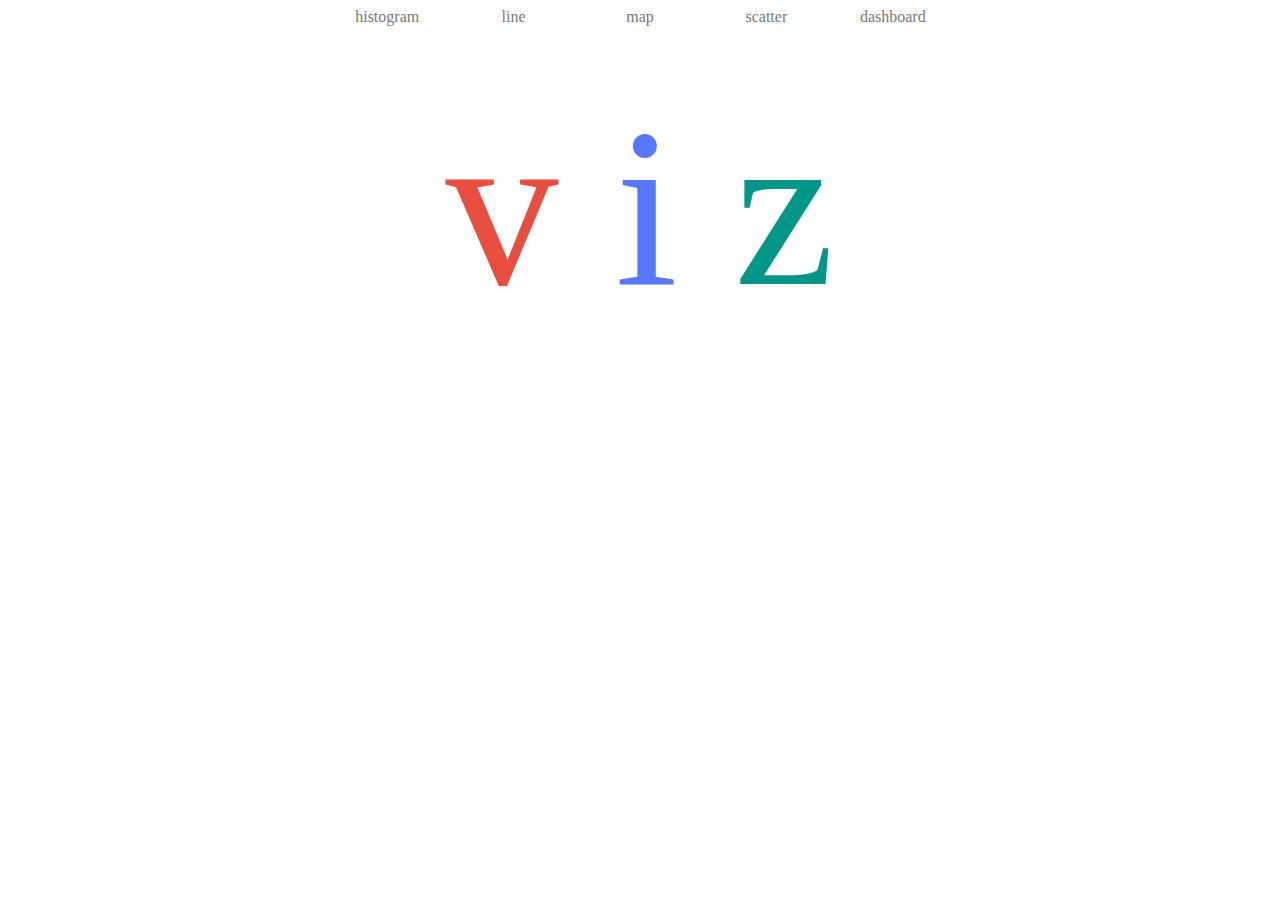
<file: index.html>
<!DOCTYPE html>
<html lang="zh-cn">
<head>
  <meta charset="UTF-8">
  <title>viz</title>
  <script src="d3/d3.js"></script>
  <script src="viz.js"></script>
  <link href="viz.css" rel="stylesheet">
</head>
<body>
<div id="nav-bar">
  <div><a href="index.html"></a></div>
  <div><a href="histogram.html">histogram</a></div>
  <div><a href="line.html">line</a></div>
  <div><a href="map.html">map</a></div>
  <div><a href="scatter.html">scatter</a></div>
  <div><a href="dashboard.html">dashboard</a></div>
</div>
<p style="font-size: 226px; margin: 0; padding-top: 44px; text-align: center;">
  <span style="color: #e84e40">v</span>
  <span style="color: #5677fc;">i</span>
  <span style="color: #009688;">z</span>
</p>
</body>
</html>
</file>
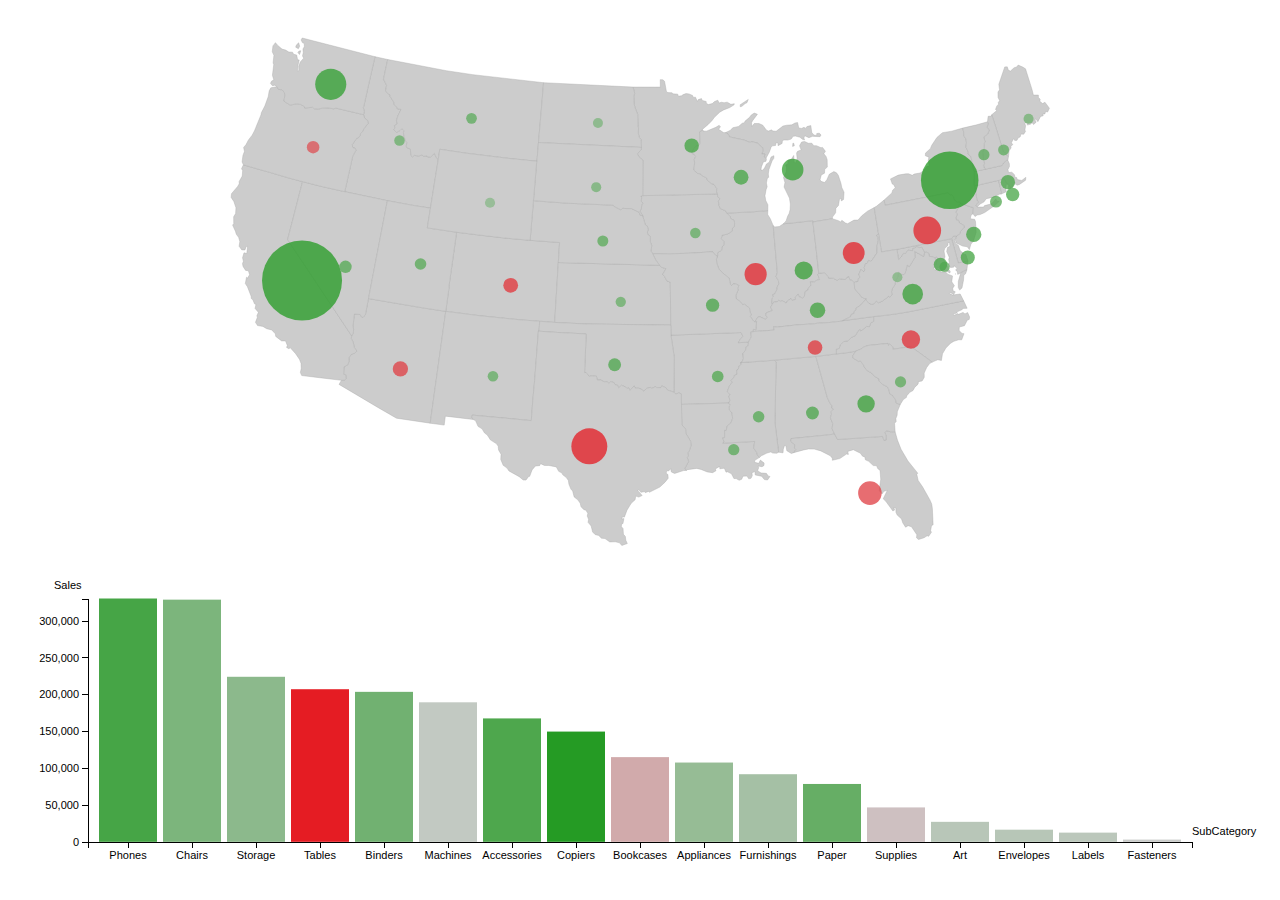
<file: dashboard(histogram).html>
<!DOCTYPE html>
<html lang="zh-cn">
<head>
  <meta charset="UTF-8">
  <title>dashboard</title>
  <script src="d3/d3.v3.js"></script>
  <script src="viz(histogram).js"></script>
  <link href="viz.css" rel="stylesheet">
  <style>
    .tooltip {
      position: absolute;
      width: 200px;
      height: auto;
      padding: 10px;
      background-color: white;
      -webkit-border-radius: 10px;
      -moz-border-radius: 10px;
      border-radius: 10px;
      border: 1px #000 solid;
      pointer-events: none;
    }
    .tooltip {
      display: none;
    }
    .tooltip p {
      margin: 0;
      font-family: sans-serif;
      font-size: 14px;
      line-height: 20px;
    }
  </style>
</head>
<body>
  <div id="tooltip-map" class="tooltip"
       style="border: none; background: none; padding: 2px;">
    <p><strong>State: </strong><span id="State-map"></span></p>
    <p><strong>Profit: </strong><span id="Profit-map"></span></p>
  </div>
  <div id="tooltip-histogram" class="tooltip"
       style="border: none; background: none; padding: 2px;">
    <p><strong>Category: </strong><span id="Category-histogram"></span></p>
    <p><strong>SubCategory: </strong><span id="SubCategory-histogram"></span></p>
    <p><strong>Sales: </strong><span id="Sales-histogram"></span></p>
    <p><strong>Profit: </strong><span id="Profit-histogram"></span></p>
  </div>
  <svg id="map"></svg>
  <svg id="histogram"></svg>
</body>
  <script>
      const height = innerHeight - 50;
      const width  = document.body.clientWidth;

      const mapHeight = height*2/3;
      const mapWidth = width;
      const histogramHeight = height/3;
      const histogramWidth = width;

      mapSvg = d3.select("#map")
          .attr("height", mapHeight)
          .attr("width", mapWidth);

      histogramSvg = d3.select("#histogram")
          .attr("height", histogramHeight)
          .attr("width", histogramWidth);

      d3.csv("USA_Superstore_Orders_2016_en-US_viz.csv", function (data) {
          map(mapHeight, mapWidth, data);
          histogram(histogramHeight, histogramWidth, data);
      });
  </script>
</html>
</file>
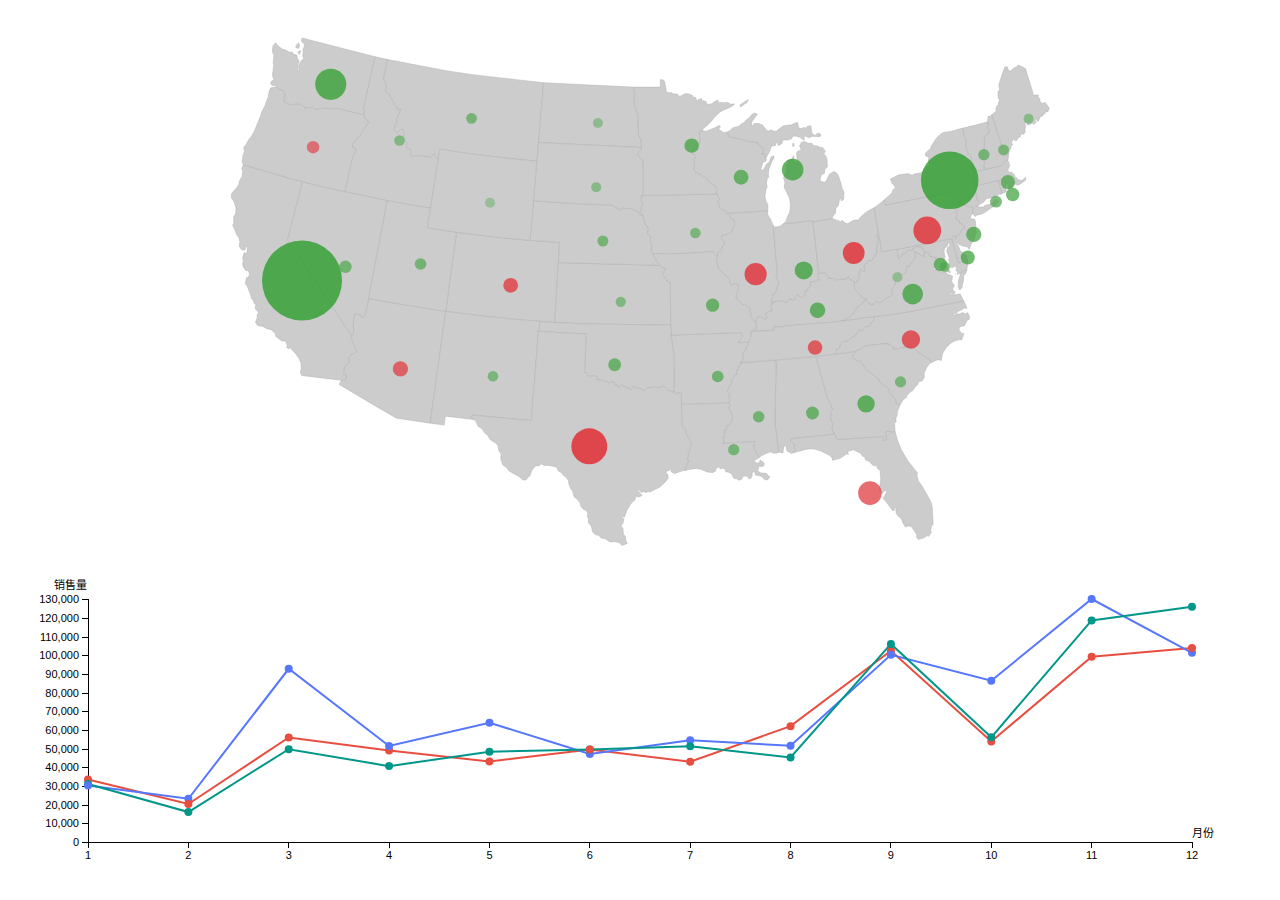
<file: dashboard(line).html>
<!DOCTYPE html>
<html lang="zh-cn">
<head>
  <meta charset="UTF-8">
  <title>dashboard</title>
  <script src="d3/d3.v3.js"></script>
  <script src="viz(line).js"></script>
  <link href="viz.css" rel="stylesheet">
  <style>
    .tooltip {
      position: absolute;
      width: 200px;
      height: auto;
      padding: 10px;
      background-color: white;
      -webkit-border-radius: 10px;
      -moz-border-radius: 10px;
      border-radius: 10px;
      border: 1px #000 solid;
      pointer-events: none;
    }
    .tooltip {
      display: none;
    }
    .tooltip p {
      margin: 0;
      font-family: sans-serif;
      font-size: 14px;
      line-height: 20px;
    }
  </style>
</head>
<body>
  <div id="tooltip-map" class="tooltip"
       style="border: none; background: none; padding: 2px;">
    <p><strong>State: </strong><span id="State-map"></span></p>
    <p><strong>Profit: </strong><span id="Profit-map"></span></p>
  </div>
  <div id="tooltip-line" class="tooltip">
    <p><strong>Month: </strong><span id="Month-line"></span><strong> 月</strong></p>
    <p><strong>Category: </strong><span id="Category-line"></span></p>
    <p><strong>Sales: </strong><span id="Sales-line"></span></p>
  </div>
  <svg id="map"></svg>
  <svg id="line"></svg>
</body>
  <script>
      const height = innerHeight - 50;
      const width  = document.body.clientWidth;

      const mapHeight = height*2/3;
      const mapWidth = width;
      const lineHeight = height/3;
      const lineWidth = width;

      mapSvg = d3.select("#map")
          .attr("height", mapHeight)
          .attr("width", mapWidth);

      lineSvg = d3.select("#line")
          .attr("height", lineHeight)
          .attr("width", lineWidth);

      d3.csv("USA_Superstore_Orders_2016_en-US_viz.csv", function (data) {
          map(mapHeight, mapWidth, data);
          line(lineHeight, lineWidth, data);
      });
  </script>
</html>
</file>
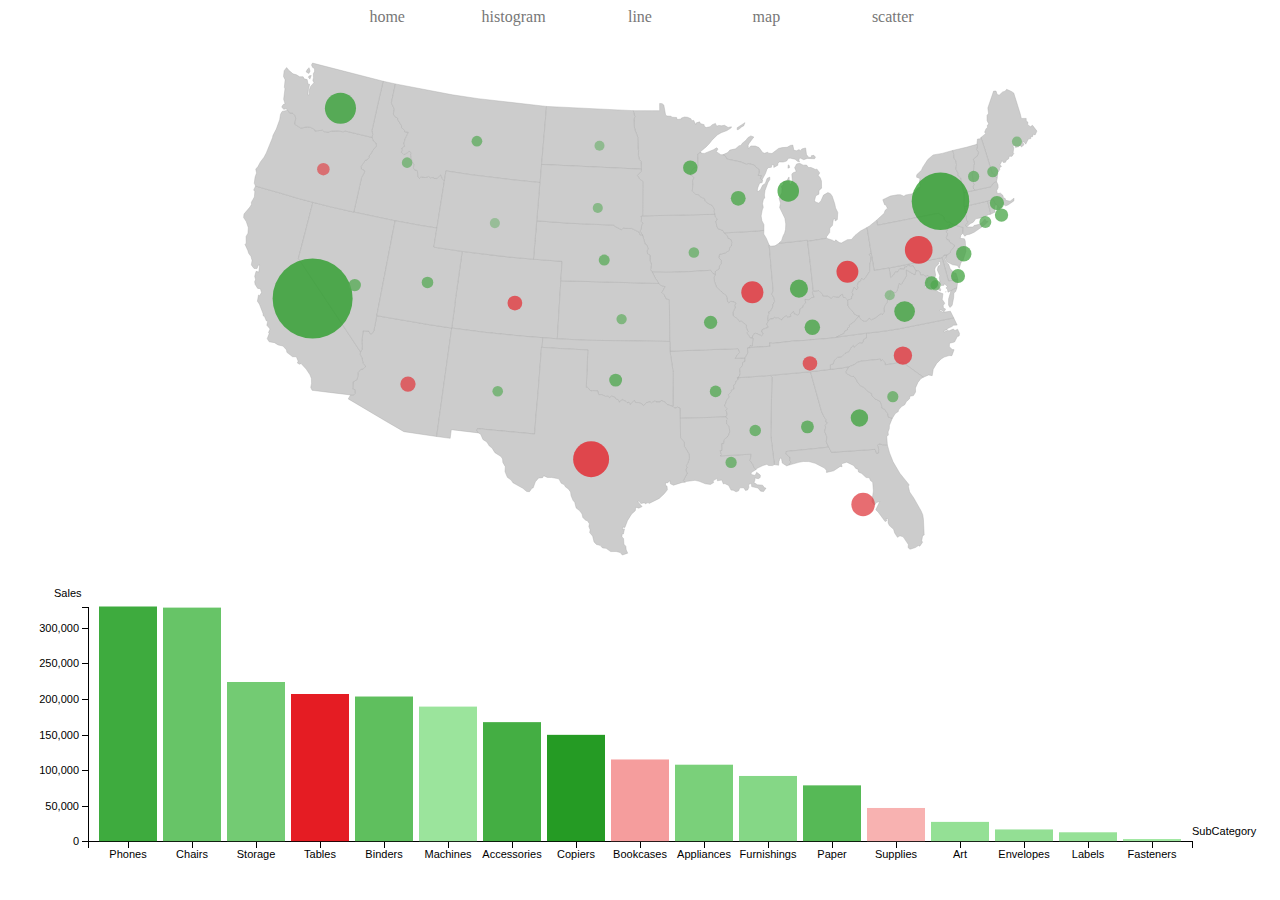
<file: dashboard.html>
<!DOCTYPE html>
<html lang="zh-cn">
<head>
  <meta charset="UTF-8">
  <title>dashboard</title>
  <script src="d3/d3.v3.js"></script>
  <script src="viz.js"></script>
  <link href="viz.css" rel="stylesheet">
  <style>
    .tooltip {
      position: absolute;
      width: 200px;
      height: auto;
      padding: 10px;
      background-color: white;
      -webkit-border-radius: 10px;
      -moz-border-radius: 10px;
      border-radius: 10px;
      border: 1px #000 solid;
      pointer-events: none;
    }
    .tooltip {
      display: none;
    }
    .tooltip p {
      margin: 0;
      font-family: sans-serif;
      font-size: 14px;
      line-height: 20px;
    }
  </style>
</head>
<body>
  <div id="nav-bar">
    <div><a href="index.html">home</a></div>
    <div><a href="histogram.html">histogram</a></div>
    <div><a href="line.html">line</a></div>
    <div><a href="map.html">map</a></div>
    <div><a href="scatter.html">scatter</a></div>
    <div><a href="dashboard.html"></a></div>
  </div>
  <div id="tooltip-map" class="tooltip"
       style="border: none; background: none; padding: 2px;">
    <p><strong>State: </strong><span id="State-map"></span></p>
    <p><strong>Profit: </strong><span id="Profit-map"></span></p>
  </div>
  <div id="tooltip-histogram" class="tooltip"
       style="border: none; background: none; padding: 2px;">
    <p><strong>Category: </strong><span id="Category-histogram"></span></p>
    <p><strong>SubCategory: </strong><span id="SubCategory-histogram"></span></p>
    <p><strong>Sales: </strong><span id="Sales-histogram"></span></p>
    <p><strong>Profit: </strong><span id="Profit-histogram"></span></p>
  </div>
  <svg id="map"></svg>
  <svg id="histogram"></svg>
</body>
  <script>
      const height = innerHeight - 50 - 26;
      const width  = document.body.clientWidth;

      const mapHeight = height*2/3;
      const mapWidth = width;
      const histogramHeight = height/3;
      const histogramWidth = width;

      mapSvg = d3.select("#map")
          .attr("height", mapHeight)
          .attr("width", mapWidth);

      histogramSvg = d3.select("#histogram")
          .attr("height", histogramHeight)
          .attr("width", histogramWidth);

      d3.csv("USA_Superstore_Orders_2016_en-US_viz.csv", function (data) {
          map(mapHeight, mapWidth, data);
          histogram(histogramHeight, histogramWidth, data);
      });
  </script>
</html>
</file>
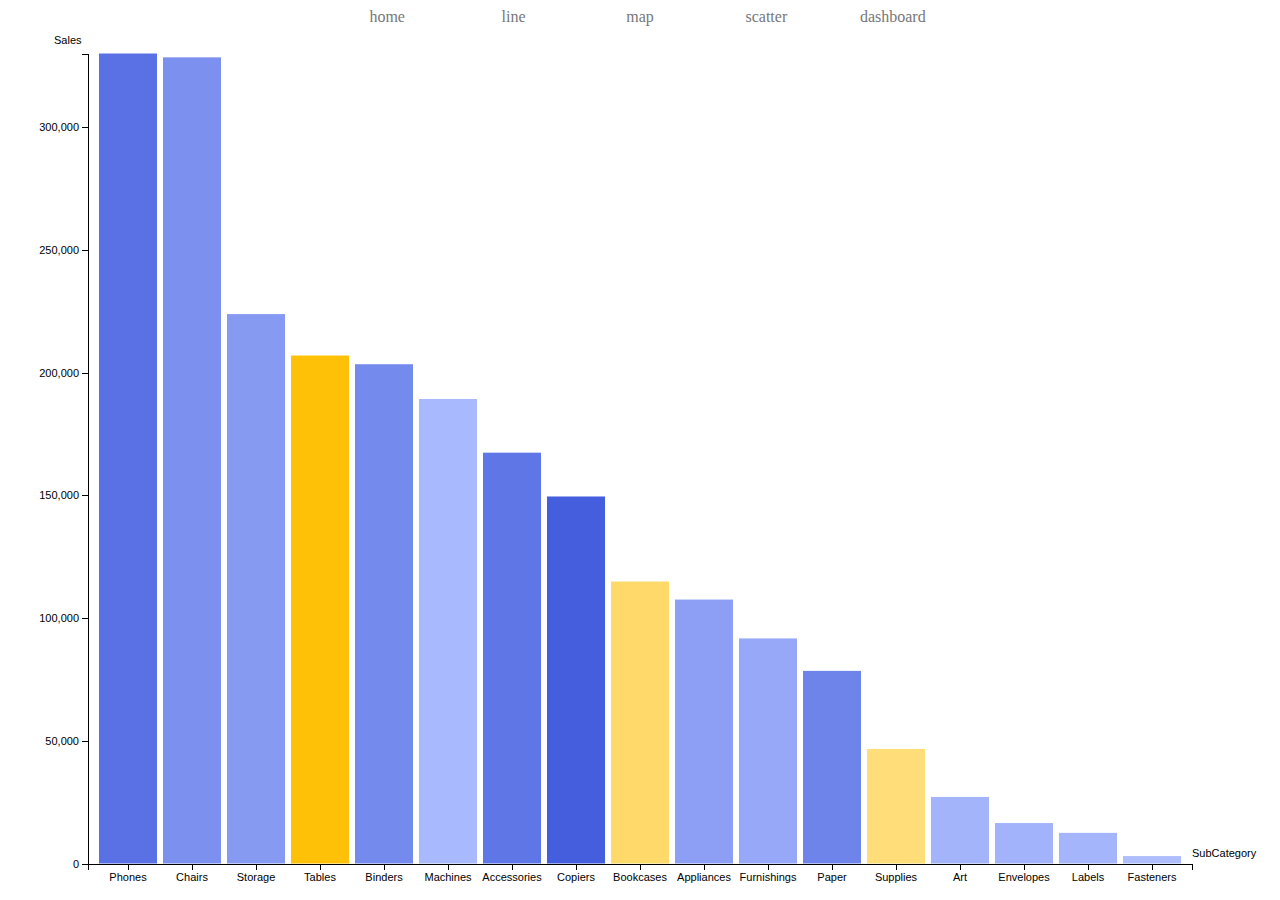
<file: histogram.html>
<!DOCTYPE html>
<html lang="zh-cn">
<head>
  <meta charset="UTF-8">
  <title>histogram</title>
  <script src="d3/d3.v3.js"></script>
  <link href="viz.css" rel="stylesheet">
</head>
<body>
  <div id="nav-bar">
    <div><a href="index.html">home</a></div>
    <div><a href="histogram.html"></a></div>
    <div><a href="line.html">line</a></div>
    <div><a href="map.html">map</a></div>
    <div><a href="scatter.html">scatter</a></div>
    <div><a href="dashboard.html">dashboard</a></div>
  </div>
  <div id="tooltip" class="hidden"
       style="border: none; background: none; padding: 2px;">
    <p><strong>Category: </strong><span id="Category"></span></p>
    <p><strong>SubCategory: </strong><span id="SubCategory"></span></p>
    <p><strong>Sales: </strong><span id="Sales"></span></p>
    <p><strong>Profit: </strong><span id="Profit"></span></p>
  </div>
</body>
<script>
//const width  = 1250;
//const height = 450;
const height = innerHeight - 50;
const width  = document.body.clientWidth;

const svg = d3.select("body")
    .append("svg")
    .attr("width", width)
    .attr("height", height);

d3.csv("USA_Superstore_Orders_2016_en-US_viz.csv", function (data) {

    // 计算每一个子类别对应的总营销额以及利润
    let arr = [];
    for (let i = 0; i < data.length; i++){
        let hasSubCategory = false;
        for (let j = 0; j < arr.length; j++) {
            if ( data[i].SubCategory === arr[j][0] ) {
                arr[j][1] += Number(data[i].Sales);
                arr[j][2] += Number(data[i].Profit);
                hasSubCategory = true;
            }
        }
        if (!hasSubCategory) {
            let newArr = [data[i].SubCategory, Number(data[i].Sales), Number(data[i].Profit), data[i].Category];
            arr.push(newArr);
        }
    }

    // arr排序
    arr.sort(function (x, y) {
        return y[1] - x[1]
    });
    let SubCategory = [], Sales = [], Profit = [];
    for (let i of arr) {
        SubCategory.push(i[0]);
        Sales.push(i[1]);
        Profit.push(i[2]);
    }

    // 给坐标轴预留出来空白
    const padding = {left:80, right:80, top:20, bottom:20};
    // 计算比例尺
    const xScale = d3.scale.ordinal()
        .domain(SubCategory)
        .rangeRoundBands( [0, width - padding.left - padding.right], 0.1 );
    const yScale = d3.scale.linear()
        .domain([ 0, parseInt(d3.max(Sales))+1 ])
        .range([ height - padding.top - padding.bottom, 0 ]);
    // 颜色比例尺
    const colorScale = d3.scale.linear()
        .domain([ parseInt(d3.min(Profit)), -0.1, 0, parseInt(d3.max(Profit))+1 ])
        .range(["#ffc107", "#ffe082", "#afbfff", "#455ede"]);

    //定义坐标轴
    const xAxis = d3.svg.axis().scale(xScale).orient("bottom");
    const yAxis = d3.svg.axis().scale(yScale).orient("left");

    //添加坐标轴
    svg.append("g")
        .attr("class","axis")
        .attr("transform","translate(" + padding.left + "," + (height - padding.bottom) + ")")
        .call(xAxis)
        // 增加坐标值说明
        .append('text')
        .text('SubCategory')
        .attr('transform', "translate(" + (width - padding.left - padding.right) + ", -7)");
    svg.append("g")
        .attr("class","axis")
        .attr("transform","translate(" + padding.left + "," + padding.top + ")")
        .call(yAxis)
        // 增加坐标值说明
        .append('text')
        .text("Sales")
        .attr('transform', "translate(-34, -10)");

    // 添加矩形元素
    let rect = svg.selectAll("rect")
        .data(arr)
        .enter()
        .append("rect")
        .attr("transform","translate(" + padding.left + "," + padding.top + ")")
        .attr("fill", function (d) {
            return colorScale(d[2]);
        })
        .attr("x", function(d){
            return xScale(d[0]);
        })
        .attr("y",function(d){
            return yScale(d[1])-0.5;
        })
        .attr("width", xScale.rangeBand())
        .attr("height", function(d){
            return height - padding.top - padding.bottom - yScale(d[1]);
        });

    // 添加鼠标事件
    rect.on("mouseover", function(d) {
        //鼠标悬停添加文字
        //取得鼠标所在元素的坐标
        const location = this.getBoundingClientRect();

        //控制文字显示位置
        const x = location.left;
        // 高于一半则显示在下方，否则显示在上方
        const fontHeight = 20;
        const y = (yScale(d[1]) > height/2)
            ? height - location.height - 14 + 26 - 4*fontHeight
            : height - location.height - 14 + 26;

        // 更新提示条的位置和值
        d3.select("#tooltip").classed("hidden", false)
            .style("left", x + "px")
            .style("top",  y + "px");

        // 填充数据
        d3.select("#Category")
            .text(d[3]);
        d3.select("#SubCategory")
            .text(d[0]);
        d3.select("#Sales")
            .text(parseInt(d[1]));
        d3.select("#Profit")
            .text(parseInt(d[2]));
    })
    .on("mouseout", function() {
        //鼠标移开隐藏文字
        d3.select("#tooltip").classed("hidden", true);
    });
});

</script>
</html>
</file>
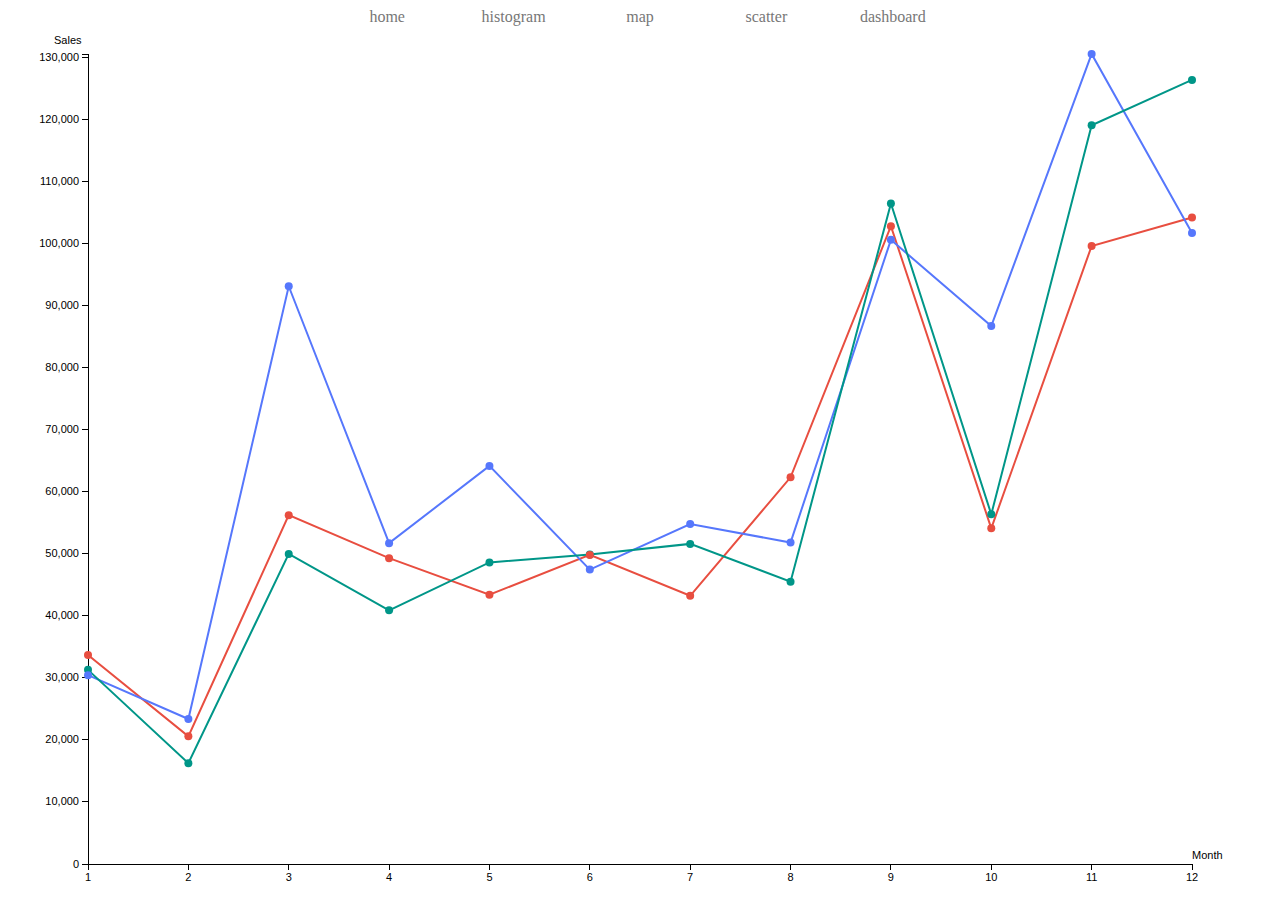
<file: line.html>
<!DOCTYPE html>
<html lang="zh-cn">
<head>
  <meta charset="UTF-8">
  <title>lineChart</title>
  <script src="d3/d3.v3.js"></script>
  <link href="viz.css" rel="stylesheet">
</head>
<body>
  <div id="nav-bar">
    <div><a href="index.html">home</a></div>
    <div><a href="histogram.html">histogram</a></div>
    <div><a href="line.html"></a></div>
    <div><a href="map.html">map</a></div>
    <div><a href="scatter.html">scatter</a></div>
    <div><a href="dashboard.html">dashboard</a></div>
  </div>
  <div id="tooltip" class="hidden">
    <p><strong>Month: </strong><span id="Month"></span></p>
    <p><strong>Category: </strong><span id="Category"></span></p>
    <p><strong>Sales: </strong><span id="Sales"></span></p>
  </div>
</body>
<script>
//const width  = 1250;
//const height = 450;
const height = innerHeight - 50;
const width  = document.body.clientWidth;

const svg = d3.select("body")
    .append("svg")
    .attr("width", width)
    .attr("height", height);

// 构造时间解析器
parseDate = d3.time.format("%Y/%m/%d").parse;
getMonth  = d3.time.format("%m");

d3.csv("USA_Superstore_Orders_2016_en-US_viz.csv", function (data) {

    // 计算每一个类别对应的总营销额以及月份
    let arr = [];
    for (let i = 0; i < data.length; i++){
        let month = getMonth(parseDate(data[i].OrderDate));

        let hasSet = false;
        for (let j = 0; j < arr.length; j++) {
            if ( data[i].Category === arr[j][0] && month === arr[j][1] ) {
                arr[j][2] += Number(data[i].Sales);
                hasSet = true;
            }
        }
        if (!hasSet) {
            let newArr = [data[i].Category, month, Number(data[i].Sales)];
            arr.push(newArr);
        }
    }
    // 按照数据种类提取数据
    let Category = [], OrderMonth = [], Sales = [];
    for (let i of arr) {
        Category.push(i[0]);
        OrderMonth.push(i[1]);
        Sales.push(i[2]);
    }
    // 按照类别提取数据
    let OfficeSupplies = [], Technology = [], Furniture = [];
    for (let i of arr) {
        if (i[0] === "Office Supplies")
            OfficeSupplies.push(i);
        if (i[0] === "Technology")
            Technology.push(i);
        if (i[0] === "Furniture")
            Furniture.push(i);
    }
    // 按照月份排序数据
    OfficeSupplies.sort(function(x, y){
        return x[1] - y[1];
    });
    Technology.sort(function(x, y){
        return x[1] - y[1];
    });
    Furniture.sort(function(x, y){
        return x[1] - y[1];
    });

    const color = new Map()
        .set("Office Supplies", "#e84e40")
        .set("Technology", "#5677fc")
        .set("Furniture", "#009688");

    const bgcolor = new Map()
        .set("Office Supplies", "#f9bdbb")
        .set("Technology", "#d0d9ff")
        .set("Furniture", "#b2dfdb");

    // 给坐标轴预留出来空白
    const padding = {left:80, right:80, top:20, bottom:20};
    // 定义坐标轴的比例尺
    let xScale = d3.scale.linear()
        .domain(d3.extent(OrderMonth))
        .range([0, width - padding.left - padding.right]);
    let yScale = d3.scale.linear()
        .domain([0, d3.max(Sales)])
        .range([height - padding.top - padding.bottom, 0]);

    // 定义坐标轴
    const xAxis = d3.svg.axis().scale(xScale).orient('bottom');
    const yAxis = d3.svg.axis().scale(yScale).orient('left');

    // 添加坐标轴
    svg.append('g')
        .attr('class', 'axis')
        .attr("transform","translate(" + padding.left + "," + (height - padding.bottom) + ")")
        .call(xAxis)
        // 增加坐标值说明
        .append('text')
        .text('Month')
        .attr('transform', "translate(" + (width - padding.left - padding.right) + ", -5)");
    svg.append('g')
        .attr('class', 'axis')
        .attr("transform","translate(" + padding.left + "," + padding.top + ")")
        .call(yAxis)
        // 增加坐标值说明
        .append('text')
        .text("Sales")
        .attr('transform', "translate(-34, -10)");

    //路径生成器
    let line = d3.svg.line()
        .x(function(d) { return xScale(d[1]) + padding.left; })
        .y(function(d) { return yScale(d[2]) + padding.top; })
        .interpolate("linear"); // monotone -> 平滑

    // 向svg添加线条
    svg.append('path')
        .data(arr)
        .attr("fill", "transparent")
        .attr("stroke", color.get("Office Supplies"))
        .attr('stroke-width', 2)
        .attr('d', line(OfficeSupplies));
    svg.append('path')
        .data(arr)
        .attr("fill", "transparent")
        .attr("stroke", color.get("Technology"))
        .attr('stroke-width', 2)
        .attr('d', line(Technology));
    svg.append('path')
        .data(arr)
        .attr("fill", "transparent")
        .attr("stroke", color.get("Furniture"))
        .attr('stroke-width', 2)
        .attr('d', line(Furniture));

    let circle = svg.selectAll('circle')
        .data(arr)
        .enter()
        .append('g')
        .append('circle')
        .attr('fill', function (d) {
            return color.get(d[0])
        })
        .attr('cx', line.x())
        .attr('cy', line.y())
        .attr('r', 4);

    circle.on('mouseover', function(d) {
            d3.select(this).transition().duration(5).attr('r', 6);

            const location = this.getBoundingClientRect();
            const top  = location.top;
            const left = (location.left > document.body.clientWidth - 200)
                ? location.left - 226
                : location.left + 2;

            // 更新提示条的位置和值，并显示提示条
            d3.select("#tooltip").classed("hidden", false)
                .style("left", (left + 5) + "px")
                .style("top", (top + 5) + "px")
                .style("background-color", bgcolor.get(d[0]));

            // 填充数据
            d3.select("#Month")
                .text(d[1]);
            d3.select("#Category")
                .text(d[0]);
            d3.select("#Sales")
                .text(parseInt(d[2]));
        })
        .on('mouseout', function() {
            d3.select(this).transition().duration(5).attr('r', 4);
            // 隐藏提示条
            d3.select("#tooltip").classed("hidden", true);
        });
});
</script>
</html>
</file>
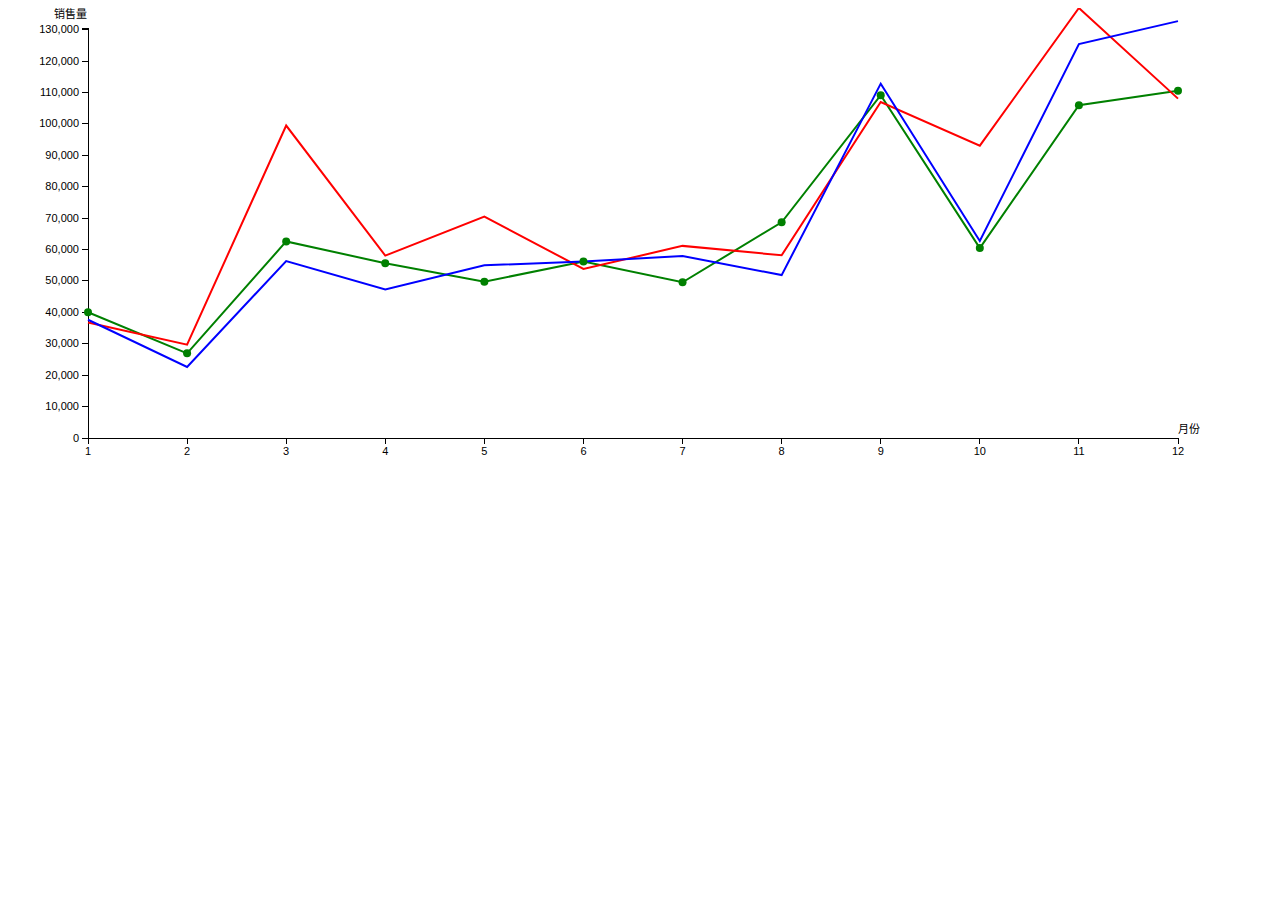
<file: lineChart.html>
<!DOCTYPE html>
<html lang="zh-cn">
<head>
  <meta charset="UTF-8">
  <title>lineChart</title>
  <script src="d3/d3.v3.js"></script>
  <style>
    .axis path,
    .axis line{
      fill: none;
      stroke: black;
      shape-rendering: crispEdges;
    }

    .axis text {
      font-family: sans-serif;
      font-size: 11px;
    }
    text {
      font-size: 12px;
    }
  </style>
</head>
<body>

</body>
<script>
const width  = 1250;
const height = 450;

const svg = d3.select("body")
    .append("svg")
    .attr("width", width)
    .attr("height", height);

// 构造时间解析器
parseDate = d3.time.format("%Y/%m/%d").parse;
getMonth  = d3.time.format("%m");

/* d3.csv("USA_Superstore_Orders_2016_en-US_viz.csv", function(csv) { data = csv }) */
d3.csv("USA_Superstore_Orders_2016_en-US_viz.csv", function (data) {

    // 计算每一个类别对应的总营销额以及月份
    let arr = [];
    for (let i = 0; i < data.length; i++){
        let month = getMonth(parseDate(data[i].OrderDate));

        let hasSet = false;
        for (let j = 0; j < arr.length; j++) {
            if ( data[i].Category === arr[j][0] && month === arr[j][1] ) {
                arr[j][2] += Number(data[i].Sales);
                hasSet = true;
            }
        }
        if (!hasSet) {
            let newArr = [data[i].Category, month, Number(data[i].Sales)];
            arr.push(newArr);
        }
    }
    let Category = [], OrderMonth = [], Sales = [];
    for (let i of arr) {
        Category.push(i[0]);
        OrderMonth.push(i[1]);
        Sales.push(i[2]);
    }
    let OfficeSupplies = [], Technology = [], Furniture = [];
    for (let i of arr) {
        if (i[0] === "Office Supplies")
            OfficeSupplies.push(i);
        if (i[0] === "Technology")
            Technology.push(i);
        if (i[0] === "Furniture")
            Furniture.push(i);
    }
    OfficeSupplies.sort(function(x, y){
        return x[1] - y[1];
    });
    Technology.sort(function(x, y){
        return x[1] - y[1];
    });
    Furniture.sort(function(x, y){
        return x[1] - y[1];
    });

    // 给坐标轴预留出来空白
    const padding = {left:80, right:80, top:20, bottom:20};
    // 定义坐标轴的比例尺
    let xScale = d3.scale.linear()
        .domain(d3.extent(OrderMonth))
        .range([0, width - padding.left - padding.right]);
    let yScale = d3.scale.linear()
        .domain([0, d3.max(Sales)])
        .range([height - padding.top - padding.bottom, 0]);

    // 定义坐标轴
    const xAxis = d3.svg.axis().scale(xScale).orient('bottom');
    const yAxis = d3.svg.axis().scale(yScale).orient('left');

    // 添加坐标轴
    svg.append('g')
        .attr('class', 'axis')
        .attr("transform","translate(" + padding.left + "," + (height - padding.bottom) + ")")
        .call(xAxis)
        // 增加坐标值说明
        .append('text')
        .text('月份')
        .attr('transform', "translate(" + (width - padding.left - padding.right) + ", -5)");
    svg.append('g')
        .attr('class', 'axis')
        .attr("transform","translate(" + padding.left + "," + padding.top + ")")
        .call(yAxis)
        .append('text')
        .text("销售量")
        .attr('transform', "translate(-34, -10)");

    //路径生成器
    let line = d3.svg.line()
        .x(function(d) { return xScale(d[1]) + padding.left; })
        .y(function(d) { return yScale(d[2]); })
        .interpolate("linear"); // monotone -> 平滑

    // 向svg添加线条
    let pathOfficeSupplies = svg.append('path')
        .data(arr)
        //.attr('class', 'line')
        .attr("fill", "transparent")
        .attr("stroke", "green")
        .attr('stroke-width', 2)
        .attr('d', line(OfficeSupplies));
    let pathTechnology = svg.append('path')
        .data(arr)
        //.attr('class', 'line')
        .attr("fill", "transparent")
        .attr("stroke", "red")
        .attr('stroke-width', 2)
        .attr('d', line(Technology));
    let pathFurniture = svg.append('path')
        .data(arr)
        //.attr('class', 'line')
        .attr("fill", "transparent")
        .attr("stroke", "blue")
        .attr('stroke-width', 2)
        .attr('d', line(Furniture));

    let circle = svg.selectAll('circle')
        .data(OfficeSupplies)
        .enter()
        .append('g')
        .append('circle')
        .attr('fill', 'green')
        .attr('cx', line.x())
        .attr('cy', line.y())
        .attr('r', 4)
        .on('mouseover', function(d) {
            d3.select(this).transition().duration(5).attr('r', 6);
        })
        .on('mouseout', function() {
            d3.select(this).transition().duration(5).attr('r', 4);
        });
});
</script>
</html>
</file>
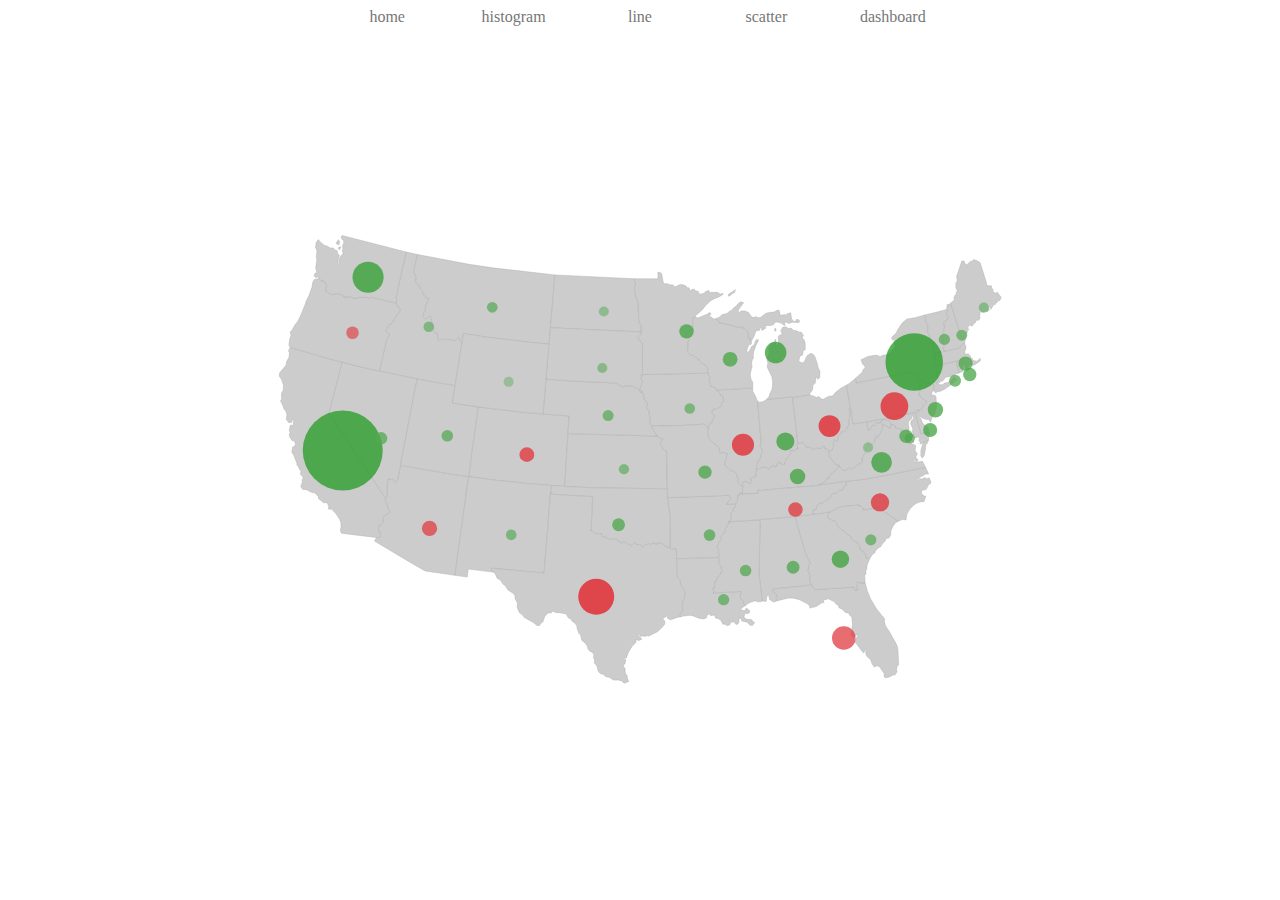
<file: map.html>
<!DOCTYPE html>
<html lang="zh-cn">
<head>
  <meta charset="UTF-8">
  <title>map</title>
  <script src="d3/d3.v3.js"></script>
  <link href="viz.css" rel="stylesheet">
</head>
<body>
  <div id="nav-bar">
    <div><a href="index.html">home</a></div>
    <div><a href="histogram.html">histogram</a></div>
    <div><a href="line.html">line</a></div>
    <div><a href="map.html"></a></div>
    <div><a href="scatter.html">scatter</a></div>
    <div><a href="dashboard.html">dashboard</a></div>
  </div>
  <div id="tooltip" class="hidden"
       style="border: none; background: none; padding: 2px;">
    <p><strong>State: </strong><span id="State"></span></p>
    <p><strong>Profit: </strong><span id="Profit"></span></p>
  </div>
</body>
<script>
//const width  = 1250;
//const height = 450;
const height = innerHeight - 50;
const width  = document.body.clientWidth;

const svg = d3.select("body")
    .append("svg")
    .attr("width", width)
    .attr("height", height);

//定义地图的投影
const projection = d3.geo.albersUsa()
    .translate([width/2, height/2])
    .scale([1000]);

//定义路径生成器
const path = d3.geo.path()
    .projection(projection);

//读入CSV数据
d3.csv("USA_Superstore_Orders_2016_en-US_viz.csv", function(data) {

    // 计算每一个子类别对应的总营销额以及利润
    let arr = [];
    for (let d of data){
        let hasSubCategory = false;
        for (let a of arr) {
            if ( d.State === a[0] ) {
                a[1] += Number(d.Sales);
                a[2] += Number(d.Profit);
                hasSubCategory = true;
            }
        }
        if (!hasSubCategory) {
            let newArr = [d.State, Number(d.Sales), Number(d.Profit)];
            arr.push(newArr);
        }
    }
    let profit = [];
    for (let a of arr) {
        profit.push(Math.log( Math.abs(a[2]) ));
    }
    profit.sort(function (x, y) {
        return x - y;
    });

    // 定义半径比例尺
    const radius = d3.scale.linear()
        .domain([
            d3.min(arr, function(d) { return Math.abs(parseFloat(d[1])); }),
            d3.max(arr, function(d) { return Math.abs(parseFloat(d[1])); })
        ])
        .range([5, 40]);
    // 定义颜色比例尺
    const color = d3.scale.linear()
        .domain([
            - Math.log(Math.abs(d3.min(arr, function(d) { return parseFloat(d[2]); }))),
            0,
            Math.log(d3.max(arr, function(d) { return parseFloat(d[2]); }))
        ])
        .range(["#e51c23", "#cccccc", "#259b24"]);

    //读入GeoJSON数据
    d3.json("us-states.json", function(states) {
        //混合利润数据和GeoJSON
        //循环利润数据集中的每个值
        for (let d of arr) {
            //获取州名
            let dataState  = d[0];
            //获取该州所对应的数据值，并将字符串类型转换成浮点数类型
            let dataSales  = parseFloat(d[1]);
            let dataProfit = parseFloat(d[2]);
            //在GeoJSON中找到相应的州
            for (let state of states.features) {
                let stateName = state.properties.name;
                if (stateName === dataState) {
                    //把利润数据值复制到json中
                    state.properties.Sales  = Number(dataSales);
                    state.properties.Profit = Number(dataProfit);
                    //停止循环JSON数据
                    break;
                }
            }
        }

        //绑定数据并为每一个GeoJSON feature创建一个路径
        const state = svg.selectAll("path")
            .data(states.features)
            .enter()
            .append("path")
            .attr("d", path)
            .attr("stroke", "#aaaaaa")
            .attr("stroke-width", 0.4)
            .attr("fill", function (d) {
                const location = this.getBoundingClientRect();
                //选择悬停元素的父元素svg，并向里面添加text标签和州的名字
                d3.select(this.parentNode)
                    .datum(d)
                    .append('g')
                    .append('circle')
                    .attr('cx', location.left + location.width/2)
                    .attr('cy', location.top + location.height/2 - 26)
                    .attr('r', function (d) {
                        let sales = Math.abs(d.properties.Sales);
                        return radius(sales);
                    })
                    .attr("fill", function(d) {
                        let profit = Math.log(Math.abs(d.properties.Profit));
                        if (d.properties.Profit > 0)
                            return color(profit);
                        else
                            return color(-profit);
                    })
                    .attr("opacity", 0.76);

                return "#cccccc";
                /*
                把州的颜色也变了觉得蛮好看，所以就留下代码了
                let profit = Math.log(Math.abs(d.properties.Profit));
                if (d.properties.Profit > 0)
                    return color(profit);
                else
                    return color(-profit);
                */
            });

        let circle = svg.selectAll("circle");
        circle.on("mouseover", function(d) {
            //鼠标悬停添加文字
            //取得鼠标所在元素的坐标
            const location = this.getBoundingClientRect();

            //控制文字显示位置
            const x = location.left + location.width/2 - 34 - 8;
            const y = location.top + location.height/2 - 21 - 8;

            // 更新提示条的位置和值
            d3.select("#tooltip").classed("hidden", false)
                .style("left", x + "px")
                .style("top",  y + "px");

            // 填充数据
            d3.select("#State")
                .text(d.properties.name);
            d3.select("#Profit")
                .text(parseInt(d.properties.Profit));
        })
        .on("mouseout", function(d) {
            //鼠标移开隐藏文字
            d3.select("#tooltip").classed("hidden", true);
        });

        state.on("mouseover", function(d) {
            //鼠标悬停添加文字
            //取得鼠标所在元素的坐标
            const location = this.getBoundingClientRect();

            //控制文字显示位置
            const x = location.left + location.width/2 - 34;
            const y = location.top + location.height/2 - 21;

            // 更新提示条的位置和值
            d3.select("#tooltip").classed("hidden", false)
                .style("left", x + "px")
                .style("top",  y + "px");

            // 填充数据
            d3.select("#State")
                .text(d.properties.name);
            d3.select("#Profit")
                .text(parseInt(d.properties.Profit));
        })
        .on("mouseout", function(d) {
            //鼠标移开隐藏文字
            d3.select("#tooltip").classed("hidden", true);
        });
    });
});
</script>
</html>
</file>
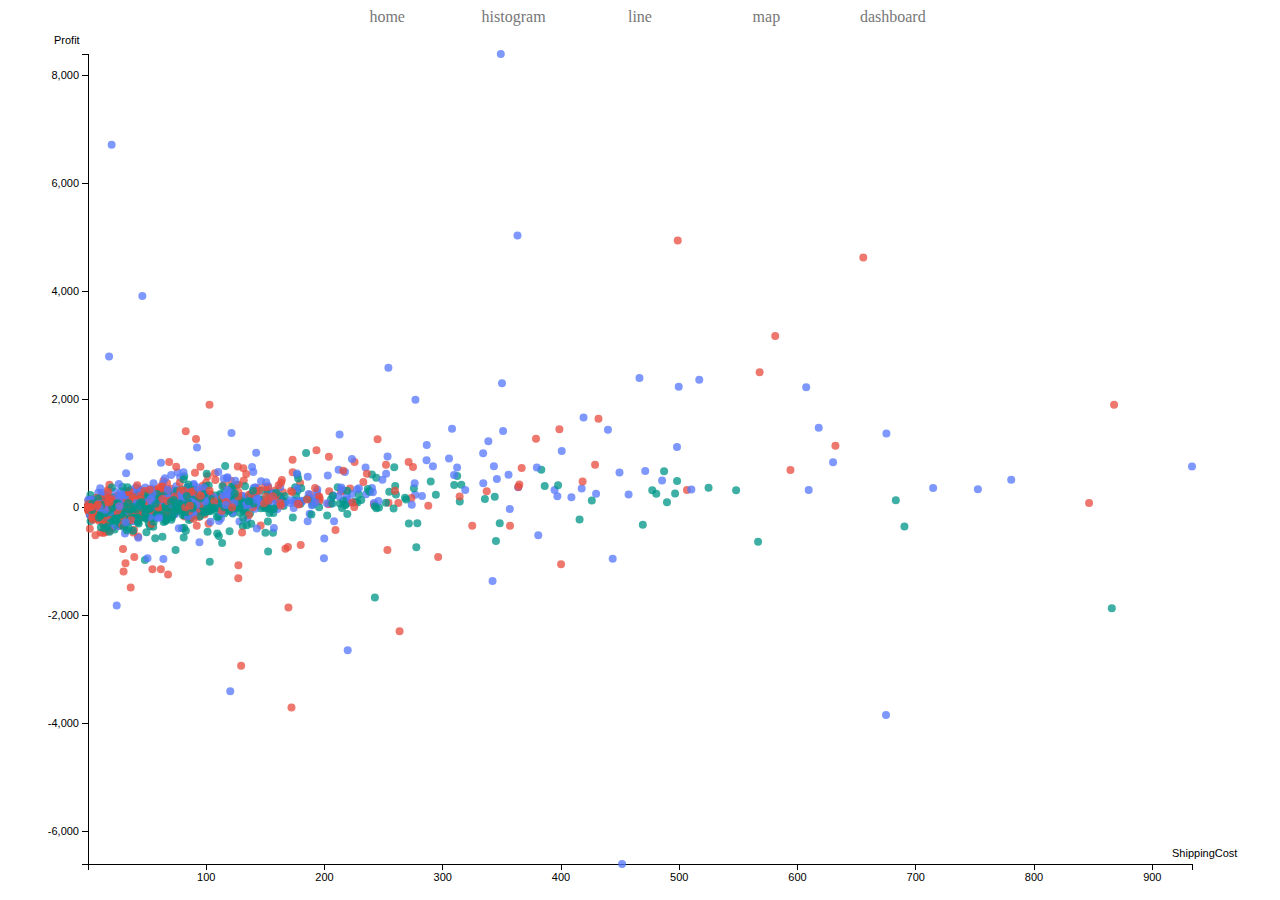
<file: scatter.html>
<!DOCTYPE html>
<html lang="zh-cn">
<head>
  <meta charset="UTF-8">
  <title>Scatter</title>
  <script src="d3/d3.v3.js"></script>
  <link href="viz.css" rel="stylesheet">
</head>
<body>
  <div id="nav-bar">
    <div><a href="index.html">home</a></div>
    <div><a href="histogram.html">histogram</a></div>
    <div><a href="line.html">line</a></div>
    <div><a href="map.html">map</a></div>
    <div><a href="scatter.html"></a></div>
    <div><a href="dashboard.html">dashboard</a></div>
  </div>
  <div id="tooltip" class="hidden">
    <p><strong>Customer ID: </strong><span id="CustomerID"></span></p>
    <p><strong>Category: </strong><span id="Category"></span></p>
    <p><strong>Profit: </strong><span id="Profit"></span></p>
    <p><strong>ShippingCost: </strong><span id="ShippingCost"></span></p>
  </div>
</body>
<script type="text/javascript">
//const width  = 1250;
//const height = 450;
const height = innerHeight - 50;
const width  = document.body.clientWidth;

const svg = d3.select("body")
    .append("svg")
    .attr("width", width)
    .attr("height", height);

d3.csv("USA_Superstore_Orders_2016_en-US_viz.csv", function (data) {

    const color = new Map()
        .set("Office Supplies", "#e84e40")
        .set("Technology", "#5677fc")
        .set("Furniture", "#009688");

    const bgcolor = new Map()
        .set("Office Supplies", "#f9bdbb")
        .set("Technology", "#d0d9ff")
        .set("Furniture", "#b2dfdb");

    // 给坐标轴预留出来空白
    const padding = {left:80, right:80, top:20, bottom:20};
    // 计算比例尺
    const xScale = d3.scale.linear()
        .domain([
            d3.min(data, function (d) { return Number(d.ShippingCost) }),
            d3.max(data, function (d) { return Number(d.ShippingCost) })
        ])
        .range([0, width - padding.left - padding.right]);
    const yScale = d3.scale.linear()
        .domain([
            d3.min(data, function (d) { return Number(d.Profit) }),
            d3.max(data, function (d) { return Number(d.Profit) })
        ])
        .range([ height - padding.top - padding.bottom, 0 ]);

    //定义坐标轴
    const xAxis = d3.svg.axis().scale(xScale).orient("bottom").ticks(10);
    const yAxis = d3.svg.axis().scale(yScale).orient("left");

    //添加坐标轴
    svg.append("g")
        .attr("class","axis")
        .attr("transform","translate(" + padding.left + "," + (height - padding.bottom) + ")")
        .call(xAxis)
        // 增加坐标值说明
        .append('text')
        .text('ShippingCost')
        .attr('transform', "translate(" + (width - padding.left - padding.right - 20) + ", -7)");
    svg.append("g")
        .attr("class","axis")
        .attr("transform","translate(" + padding.left + "," + padding.top + ")")
        .call(yAxis)
        // 增加坐标值说明
        .append('text')
        .text("Profit")
        .attr('transform', "translate(-34, -10)");

    let circle = svg.selectAll("circle")
        .data(data)
        .enter()
        .append('g')
        .append('circle')
        .attr({
            "transform": function (d) {
                return "translate(" +
                    (xScale(d.ShippingCost) + padding.left) + "," +
                    (yScale(d.Profit) + padding.top) + ")"
            },
            "fill": function (d) {
                return color.get(d.Category);
            },
            "opacity": 0.76,
            "r": 4
        });

    circle.on('mouseover', function(d) {
        d3.select(this).transition().duration(5).attr('r', 6);

        const location = this.getBoundingClientRect();
        const left = (location.left > document.body.clientWidth - 200)
            ? location.left - 226
            : location.left + 2;
        const top  = (location.top > document.body.clientHeight - 100)
            ? location.top - 104
            : location.top;
        // 更新提示条的位置和值
        d3.select("#tooltip")
            .style("left", (left + 5) + "px")
            .style("top", (top + 5) + "px")
            .style("background-color", bgcolor.get(d.Category));
        // 填充数据
        d3.select("#CustomerID")
            .text(d.CustomerID);
        d3.select("#Category")
            .text(d.Category);
        d3.select("#Profit")
            .text(d.Profit);
        d3.select("#ShippingCost")
            .text(d.ShippingCost);
        // 显示提示条
        d3.select("#tooltip").classed("hidden", false);
    })
    .on('mouseout', function() {
        d3.select(this).transition().duration(5).attr('r', 4);
        // 隐藏提示条
        d3.select("#tooltip").classed("hidden", true);
    });

})
</script>
</html>
</file>
<file: viz.css>
.axis path,
.axis line{
    fill: none;
    stroke: black;
    shape-rendering: crispEdges;
}
.axis text {
    font-family: sans-serif;
    font-size: 11px;
}

text {
    font-size: 12px;
}

#tooltip {
    position: absolute;
    width: 200px;
    height: auto;
    padding: 10px;
    background-color: white;
    -webkit-border-radius: 10px;
    -moz-border-radius: 10px;
    border-radius: 10px;
    border: 1px #000 solid;
    pointer-events: none;
}
#tooltip.hidden {
    display: none;
}
#tooltip p {
    margin: 0;
    font-family: sans-serif;
    font-size: 14px;
    line-height: 20px;
}

#nav-bar {
    margin: 0 calc(100% / 4);
    padding-bottom: 26px;
}
#nav-bar div {
    text-align: center;
    width: 20%;
    float: left;
}
a {
    text-decoration: none;
    color: #777777;
}
</file>
